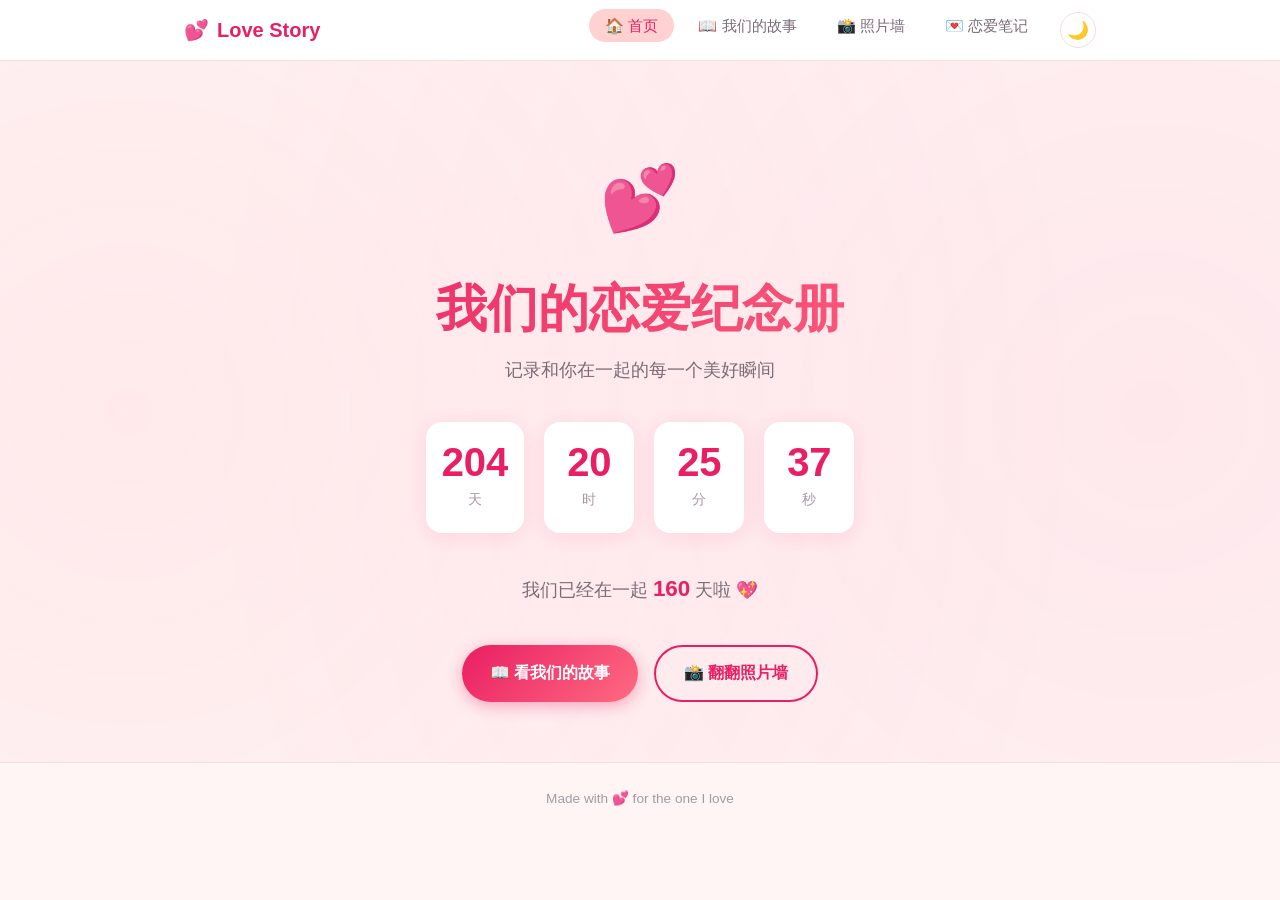
<file: index.html>
<!DOCTYPE html>
<html lang="zh-CN" data-theme="light">
<head>
  <meta charset="UTF-8">
  <meta name="viewport" content="width=device-width, initial-scale=1.0">
  <title>我们的恋爱纪念册</title>
  <meta name="description" content="记录我们在一起的每一天">
  <link rel="icon" href="data:image/svg+xml,<svg xmlns='http://www.w3.org/2000/svg' viewBox='0 0 100 100'><text y='.9em' font-size='90'>💕</text></svg>">
  <link rel="stylesheet" href="css/style.css">
</head>
<body>

  <!-- 爱心飘落 -->
  <div id="hearts-container" class="hearts-container"></div>

  <!-- 导航栏 -->
  <nav class="navbar">
    <div class="navbar-inner">
      <a href="index.html" class="nav-brand">
        <span class="heart">💕</span> Love Story
      </a>
      <button class="nav-toggle" aria-label="菜单">☰</button>
      <ul class="nav-links">
        <li><a href="index.html" class="active">🏠 首页</a></li>
        <li><a href="story.html">📖 我们的故事</a></li>
        <li><a href="gallery.html">📸 照片墙</a></li>
        <li><a href="notes.html">💌 恋爱笔记</a></li>
        <li>
          <button class="theme-btn" aria-label="切换主题">
            <span class="theme-icon">🌙</span>
          </button>
        </li>
      </ul>
    </div>
  </nav>

  <!-- Hero 区域 -->
  <section class="hero">
    <div class="hero-content container">
      <div class="hero-icon">💕</div>
      <h1>我们的恋爱纪念册</h1>
      <p class="hero-subtitle">记录和你在一起的每一个美好瞬间</p>

      <!-- 倒计时 -->
      <div id="countdown" class="countdown">
        <div class="countdown-item">
          <div class="countdown-number" id="count-days">00</div>
          <div class="countdown-label">天</div>
        </div>
        <div class="countdown-item">
          <div class="countdown-number" id="count-hours">00</div>
          <div class="countdown-label">时</div>
        </div>
        <div class="countdown-item">
          <div class="countdown-number" id="count-mins">00</div>
          <div class="countdown-label">分</div>
        </div>
        <div class="countdown-item">
          <div class="countdown-number" id="count-secs">00</div>
          <div class="countdown-label">秒</div>
        </div>
      </div>

      <p class="love-days">
        我们已经在一起 <strong id="days-count">0</strong> 天啦 💖
      </p>

      <div style="margin-top: 36px; display: flex; gap: 16px; justify-content: center; flex-wrap: wrap;">
        <a href="story.html" class="btn btn-primary">📖 看我们的故事</a>
        <a href="gallery.html" class="btn btn-outline">📸 翻翻照片墙</a>
      </div>
    </div>
  </section>

  <!-- 页脚 -->
  <footer class="footer">
    <p>Made with <span class="heart">💕</span> for the one I love</p>
  </footer>

  <script src="js/main.js"></script>
</body>
</html>
</file>
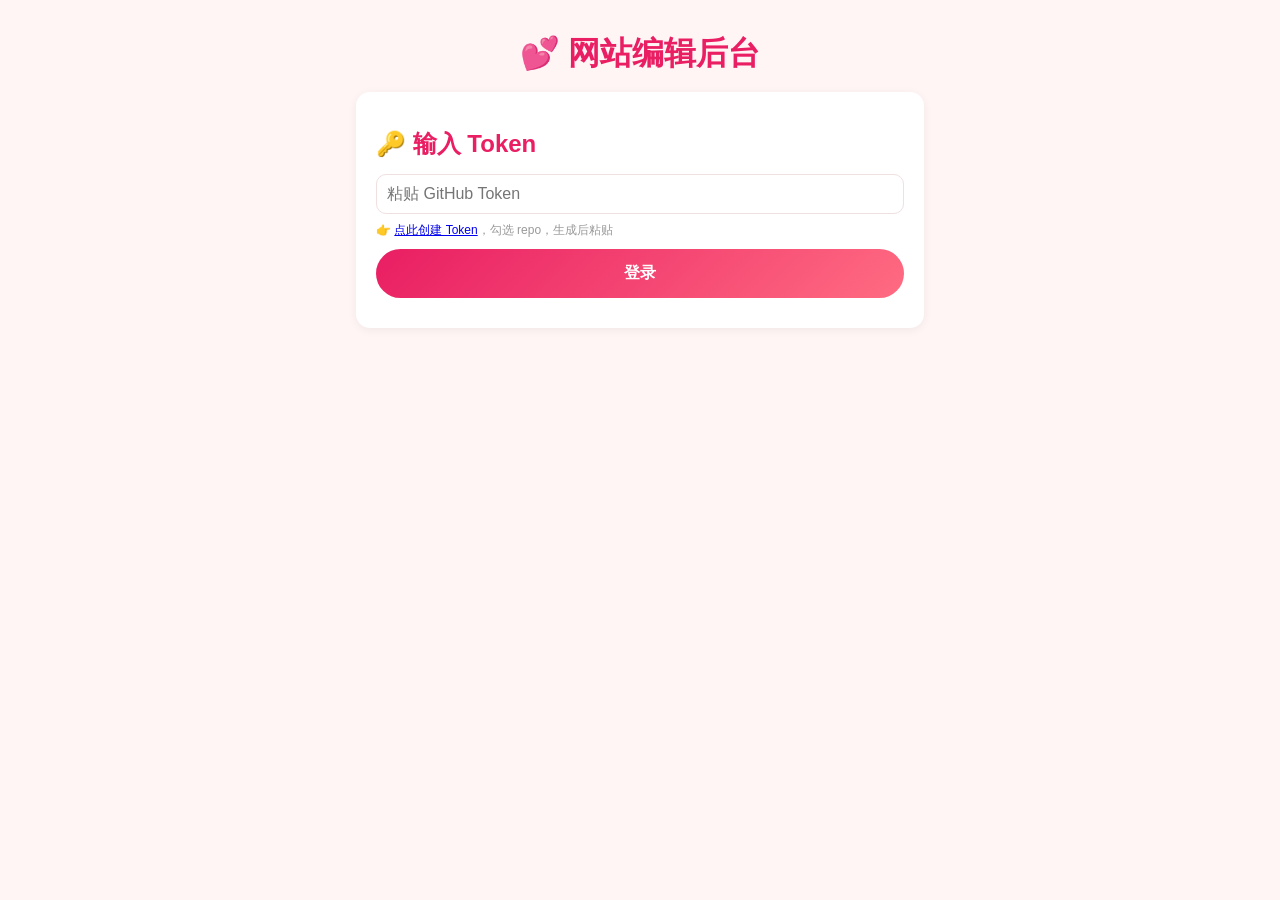
<file: admin.html>
<!DOCTYPE html>
<html lang="zh-CN">
<head>
<meta charset="UTF-8">
<meta name="viewport" content="width=device-width, initial-scale=1.0">
<title>编辑后台 - Love Story</title>
<style>
*{box-sizing:border-box;margin:0;padding:0}
body{font-family:-apple-system,"PingFang SC",sans-serif;background:#fff5f5;color:#4a3548;padding:16px;max-width:600px;margin:0 auto}
h1{text-align:center;color:#e91e63;margin:16px 0}
h2{color:#e91e63;margin:16px 0 8px}
input,textarea{width:100%;padding:10px;border:1px solid #f0e0e0;border-radius:10px;font-size:16px;margin:6px 0;font-family:inherit}
textarea{min-height:100px;resize:vertical}
button{width:100%;padding:14px;background:linear-gradient(135deg,#e91e63,#ff6b81);color:#fff;border:none;border-radius:25px;font-size:16px;font-weight:600;margin:10px 0;cursor:pointer}
button:active{opacity:.8}
.card{background:#fff;border-radius:14px;padding:20px;margin:12px 0;box-shadow:0 2px 10px rgba(0,0,0,.06)}
.msg{padding:12px;border-radius:10px;text-align:center;margin:8px 0;display:none}
.msg-ok{background:#e8f5e9;color:#2e7d32}
.msg-err{background:#ffebee;color:#c62828}
small{color:#999;font-size:12px}
</style>
</head>
<body>

<h1>💕 网站编辑后台</h1>

<div class="card" id="loginBox">
  <h2>🔑 输入 Token</h2>
  <input type="password" id="tokenInput" placeholder="粘贴 GitHub Token">
  <small>👉 <a href="https://github.com/settings/tokens/new?scopes=repo&description=love" target="_blank">点此创建 Token</a>，勾选 repo，生成后粘贴</small>
  <button onclick="doLogin()">登录</button>
</div>

<div id="editorBox" style="display:none">

  <h2>📖 添加故事时刻</h2>
  <div class="card">
    <input type="text" id="sDate" placeholder="日期，如 2026年6月28日">
    <input type="text" id="sTitle" placeholder="标题，如 我们在一起了">
    <textarea id="sBody" placeholder="写一段描述..."></textarea>
    <button onclick="addStory()">➕ 发布故事</button>
    <div id="sMsg" class="msg"></div>
  </div>

  <h2>💌 写恋爱笔记</h2>
  <div class="card">
    <input type="text" id="nDate" placeholder="日期，如 2026年7月1日">
    <input type="text" id="nTitle" placeholder="标题，如 第一次约会">
    <input type="text" id="nEmoji" placeholder="封面 emoji" value="💌" maxlength="2">
    <textarea id="nBody" placeholder="写下你想说的话..."></textarea>
    <button onclick="addNote()">➕ 发布笔记</button>
    <div id="nMsg" class="msg"></div>
  </div>

</div>

<script>
var TOKEN = localStorage.gh_token || '';
var REPO = 'zlsky-rooter/love-story';

if (TOKEN) { showEditor(); }

function doLogin() {
  var t = document.getElementById('tokenInput').value.trim();
  if (!t) return alert('请粘贴 Token');
  TOKEN = t;
  localStorage.gh_token = t;
  showEditor();
}

function showEditor() {
  document.getElementById('loginBox').style.display = 'none';
  document.getElementById('editorBox').style.display = 'block';
}

async function ghAPI(path, method, body) {
  var opts = { method: method || 'GET', headers: { Authorization: 'token ' + TOKEN } };
  if (body) { opts.headers['Content-Type'] = 'application/json'; opts.body = JSON.stringify(body); }
  var res = await fetch('https://api.github.com/repos/' + REPO + '/contents/' + path, opts);
  if (!res.ok) { var err = await res.json(); throw new Error(err.message || '请求失败'); }
  return res.json();
}

async function commitFile(path, content, msg) {
  var sha = null;
  try { var f = await ghAPI(path); sha = f.sha; } catch(e) {}
  var body = { message: msg, content: btoa(unescape(encodeURIComponent(content))), branch: 'main' };
  if (sha) body.sha = sha;
  return ghAPI(path, 'PUT', body);
}

function show(id, ok, text) {
  var el = document.getElementById(id);
  el.style.display = 'block';
  el.className = 'msg ' + (ok ? 'msg-ok' : 'msg-err');
  el.textContent = text;
  setTimeout(function() { el.style.display = 'none'; }, 3000);
}

async function addStory() {
  var date = document.getElementById('sDate').value.trim();
  var title = document.getElementById('sTitle').value.trim();
  var body = document.getElementById('sBody').value.trim();
  if (!date || !title || !body) return show('sMsg', false, '请填写完整');

  var item = '\n    <div class="timeline-item">\n      <div class="timeline-dot"></div>\n      <div class="timeline-content">\n        <div class="timeline-date">' + date + '</div>\n        <h3>' + title + '</h3>\n        <p>' + body + '</p>\n      </div>\n    </div>';

  try {
    var data = await ghAPI('story.html');
    var html = decodeURIComponent(atob(data.content).split('').map(function(c) { return '%' + ('00' + c.charCodeAt(0).toString(16)).slice(-2); }).join(''));
    html = html.replace('<!-- 🔧 在这里添加新的故事时刻 -->', item + '\n    <!-- 🔧 在这里添加新的故事时刻 -->');
    await commitFile('story.html', html, '📖 ' + title);
    show('sMsg', true, '✅ 故事已发布！30秒后网站更新');
    document.getElementById('sDate').value = '';
    document.getElementById('sTitle').value = '';
    document.getElementById('sBody').value = '';
  } catch(e) {
    show('sMsg', false, '❌ ' + e.message);
  }
}

async function addNote() {
  var date = document.getElementById('nDate').value.trim();
  var title = document.getElementById('nTitle').value.trim();
  var emoji = document.getElementById('nEmoji').value.trim() || '💌';
  var body = document.getElementById('nBody').value.trim();
  if (!date || !title || !body) return show('nMsg', false, '请填写完整');

  var slug = title.replace(/[^a-zA-Z0-9一-龥]/g, '-');
  var summary = body.split('\n')[0].substring(0, 80);

  var noteHTML = '<!DOCTYPE html>\n<html lang="zh-CN" data-theme="light">\n<head>\n  <meta charset="UTF-8">\n  <meta name="viewport" content="width=device-width, initial-scale=1.0">\n  <title>' + title + ' - Love Story</title>\n  <link rel="icon" href="data:image/svg+xml,<svg xmlns=\'http://www.w3.org/2000/svg\' viewBox=\'0 0 100 100\'><text y=\'.9em\' font-size=\'90\'>💕</text></svg>">\n  <link rel="stylesheet" href="../css/style.css">\n</head>\n<body>\n  <div id="hearts-container" class="hearts-container"></div>\n  <nav class="navbar">\n    <div class="navbar-inner">\n      <a href="../index.html" class="nav-brand"><span class="heart">💕</span> Love Story</a>\n      <button class="nav-toggle" aria-label="菜单">☰</button>\n      <ul class="nav-links">\n        <li><a href="../index.html">🏠 首页</a></li>\n        <li><a href="../story.html">📖 我们的故事</a></li>\n        <li><a href="../gallery.html">📸 照片墙</a></li>\n        <li><a href="../notes.html">💌 恋爱笔记</a></li>\n        <li><button class="theme-btn"><span class="theme-icon">🌙</span></button></li>\n      </ul>\n    </div>\n  </nav>\n  <article class="article">\n    <a href="../notes.html" class="article-back">← 返回笔记列表</a>\n    <header class="article-header">\n      <h1>' + title + '</h1>\n      <div class="article-date">' + date + '</div>\n    </header>\n    <div class="article-body">\n' + body.split('\n').map(function(l) { return l.trim() ? '<p>' + l + '</p>' : ''; }).join('\n') + '\n    </div>\n  </article>\n  <footer class="footer"><p>Made with <span class="heart">💕</span> for the one I love</p></footer>\n  <script src="../js/main.js"><\/script>\n</body>\n</html>';

  var card = '\n    <article class="note-card">\n      <div class="note-card-cover" style="background: linear-gradient(135deg, #ffd1d1, #f48fb1); display: flex; align-items: center; justify-content: center; font-size: 3rem;">' + emoji + '</div>\n      <div class="note-card-body">\n        <div class="note-card-date">' + date + '</div>\n        <h3>' + title + '</h3>\n        <p>' + summary + '...</p>\n        <a href="notes/' + slug + '.html" class="read-more">阅读全文 →</a>\n      </div>\n    </article>';

  try {
    await commitFile('notes/' + slug + '.html', noteHTML, '💌 ' + title);
    var data = await ghAPI('notes.html');
    var html = decodeURIComponent(atob(data.content).split('').map(function(c) { return '%' + ('00' + c.charCodeAt(0).toString(16)).slice(-2); }).join(''));
    html = html.replace('<!-- 🔧 在这里添加新的笔记卡片 -->', card + '\n    <!-- 🔧 在这里添加新的笔记卡片 -->');
    await commitFile('notes.html', html, '💌 更新笔记列表: ' + title);
    show('nMsg', true, '✅ 笔记已发布！30秒后网站更新');
    document.getElementById('nDate').value = '';
    document.getElementById('nTitle').value = '';
    document.getElementById('nBody').value = '';
  } catch(e) {
    show('nMsg', false, '❌ ' + e.message);
  }
}
</script>
</body>
</html>
</file>
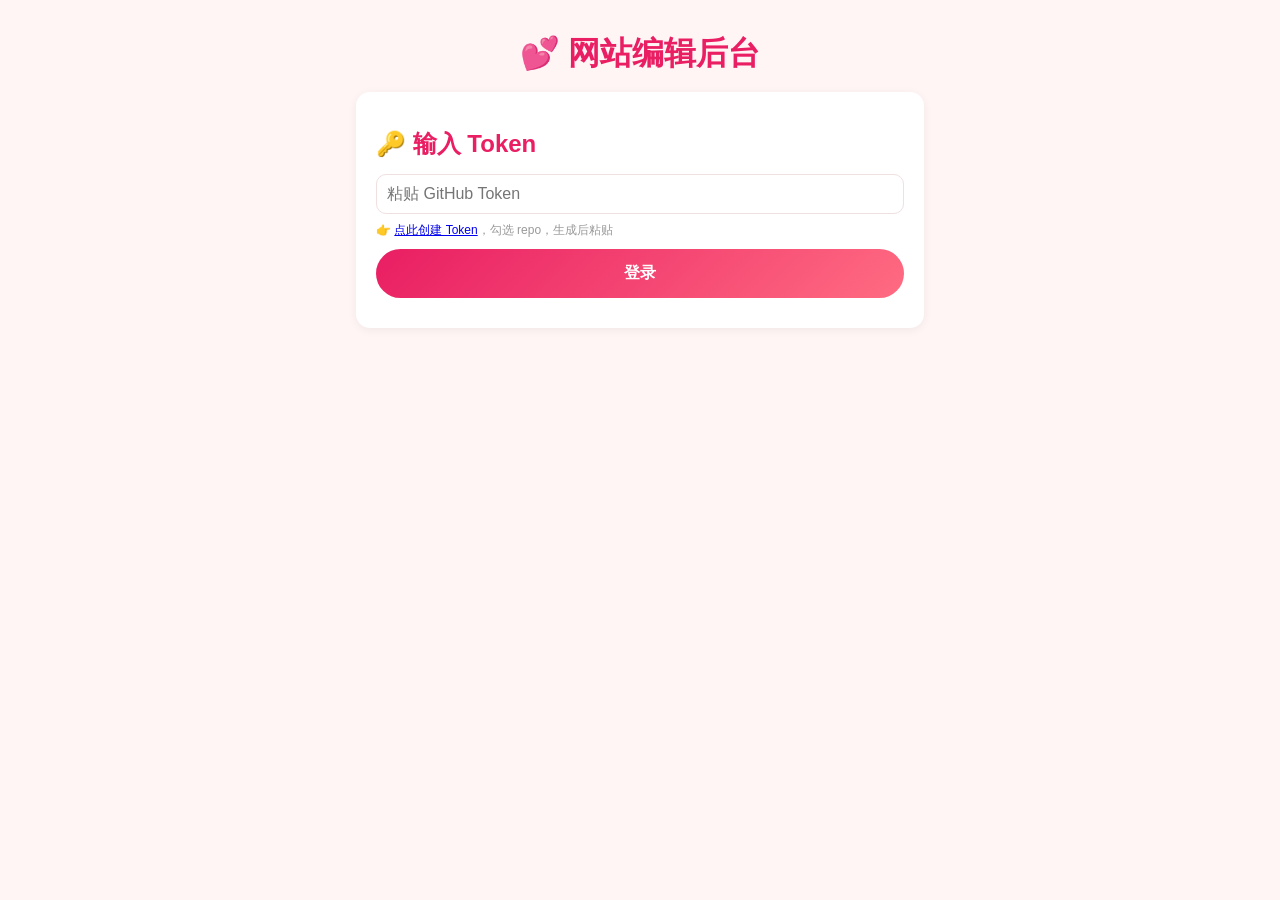
<file: edit.html>
<!DOCTYPE html>
<html lang="zh-CN">
<head>
<meta charset="UTF-8">
<meta name="viewport" content="width=device-width, initial-scale=1.0">
<title>编辑后台 - Love Story</title>
<style>
*{box-sizing:border-box;margin:0;padding:0}
body{font-family:-apple-system,"PingFang SC",sans-serif;background:#fff5f5;color:#4a3548;padding:16px;max-width:600px;margin:0 auto}
h1{text-align:center;color:#e91e63;margin:16px 0}
h2{color:#e91e63;margin:16px 0 8px}
input,textarea{width:100%;padding:10px;border:1px solid #f0e0e0;border-radius:10px;font-size:16px;margin:6px 0;font-family:inherit}
textarea{min-height:100px;resize:vertical}
button{width:100%;padding:14px;background:linear-gradient(135deg,#e91e63,#ff6b81);color:#fff;border:none;border-radius:25px;font-size:16px;font-weight:600;margin:10px 0;cursor:pointer}
button:active{opacity:.8}
.card{background:#fff;border-radius:14px;padding:20px;margin:12px 0;box-shadow:0 2px 10px rgba(0,0,0,.06)}
.msg{padding:12px;border-radius:10px;text-align:center;margin:8px 0;display:none}
.msg-ok{background:#e8f5e9;color:#2e7d32}
.msg-err{background:#ffebee;color:#c62828}
small{color:#999;font-size:12px}
</style>
</head>
<body>

<h1>💕 网站编辑后台</h1>

<div class="card" id="loginBox">
  <h2>🔑 输入 Token</h2>
  <input type="password" id="tokenInput" placeholder="粘贴 GitHub Token">
  <small>👉 <a href="https://github.com/settings/tokens/new?scopes=repo&description=love" target="_blank">点此创建 Token</a>，勾选 repo，生成后粘贴</small>
  <button onclick="doLogin()">登录</button>
</div>

<div id="editorBox" style="display:none">

  <h2>📖 添加故事时刻</h2>
  <div class="card">
    <input type="text" id="sDate" placeholder="日期，如 2026年6月28日">
    <input type="text" id="sTitle" placeholder="标题，如 我们在一起了">
    <textarea id="sBody" placeholder="写一段描述..."></textarea>
    <button onclick="addStory()">➕ 发布故事</button>
    <div id="sMsg" class="msg"></div>
  </div>

  <h2>📸 添加照片</h2>
  <div class="card">
    <input type="file" id="pFile" accept="image/*" onchange="previewPhoto()" style="padding:8px">
    <img id="pPreview" style="display:none;width:100%;max-height:200px;object-fit:cover;border-radius:10px;margin:8px 0">
    <select id="pCategory" style="width:100%;padding:10px;border:1px solid #f0e0e0;border-radius:10px;font-size:16px;margin:6px 0;font-family:inherit;background:#fff">
      <option value="date">💕 约会</option>
      <option value="travel">✈️ 旅行</option>
      <option value="daily">🌸 日常</option>
      <option value="special">🎉 特别日子</option>
    </select>
    <input type="text" id="pCaption" placeholder="照片描述，如 第一次约会">
    <button onclick="addPhoto()">➕ 上传照片</button>
    <div id="pMsg" class="msg"></div>
  </div>

  <h2>💌 写恋爱笔记</h2>
  <div class="card">
    <input type="text" id="nDate" placeholder="日期，如 2026年7月1日">
    <input type="text" id="nTitle" placeholder="标题，如 第一次约会">
    <input type="text" id="nEmoji" placeholder="封面 emoji" value="💌" maxlength="2">
    <textarea id="nBody" placeholder="写下你想说的话..."></textarea>
    <button onclick="addNote()">➕ 发布笔记</button>
    <div id="nMsg" class="msg"></div>
  </div>

</div>

<script>
var TOKEN = localStorage.gh_token || '';
var REPO = 'zlsky-rooter/love-story';

if (TOKEN) { showEditor(); }

function doLogin() {
  var t = document.getElementById('tokenInput').value.trim();
  if (!t) return alert('请粘贴 Token');
  TOKEN = t;
  localStorage.gh_token = t;
  showEditor();
}

function showEditor() {
  document.getElementById('loginBox').style.display = 'none';
  document.getElementById('editorBox').style.display = 'block';
}

async function ghAPI(path, method, body) {
  var opts = { method: method || 'GET', headers: { Authorization: 'token ' + TOKEN } };
  if (body) { opts.headers['Content-Type'] = 'application/json'; opts.body = JSON.stringify(body); }
  var res = await fetch('https://api.github.com/repos/' + REPO + '/contents/' + path, opts);
  if (!res.ok) { var err = await res.json(); throw new Error(err.message || '请求失败'); }
  return res.json();
}

async function commitFile(path, content, msg) {
  var sha = null;
  try { var f = await ghAPI(path); sha = f.sha; } catch(e) {}
  var body = { message: msg, content: btoa(unescape(encodeURIComponent(content))), branch: 'main' };
  if (sha) body.sha = sha;
  return ghAPI(path, 'PUT', body);
}

async function commitImage(path, base64data, msg) {
  var sha = null;
  try { var f = await ghAPI(path); sha = f.sha; } catch(e) {}
  // Remove data:image/...;base64, prefix
  var clean = base64data.replace(/^data:image\/\w+;base64,/, '');
  var body = { message: msg, content: clean, branch: 'main' };
  if (sha) body.sha = sha;
  return ghAPI(path, 'PUT', body);
}

function previewPhoto() {
  var file = document.getElementById('pFile').files[0];
  if (!file) return;
  var reader = new FileReader();
  reader.onload = function(e) {
    var img = document.getElementById('pPreview');
    img.src = e.target.result;
    img.style.display = 'block';
  };
  reader.readAsDataURL(file);
}

async function addPhoto() {
  var file = document.getElementById('pFile').files[0];
  var caption = document.getElementById('pCaption').value.trim();
  var category = document.getElementById('pCategory').value;
  if (!file) return show('pMsg', false, '请选择一张照片');
  if (!caption) return show('pMsg', false, '请填写照片描述');

  var fileName = 'photo_' + Date.now() + '_' + file.name.replace(/[^a-zA-Z0-9.]/g, '_');

  try {
    var reader = new FileReader();
    var base64 = await new Promise(function(resolve) {
      reader.onload = function(e) { resolve(e.target.result); };
      reader.readAsDataURL(file);
    });

    // Remove placeholder items if this is the first photo
    var gData = await ghAPI('gallery.html');
    var gHtml = decodeURIComponent(atob(gData.content).split('').map(function(c) { return '%' + ('00' + c.charCodeAt(0).toString(16)).slice(-2); }).join(''));

    // Replace placeholder items on first upload
    if (gHtml.indexOf('把你们的合照') !== -1) {
      gHtml = gHtml.replace(/<div class="gallery-item" data-category="\w+" style="background:[\s\S]*?<\/div>/g, '');
    }

    var galleryItem = '\n    <div class="gallery-item" data-category="' + category + '">\n      <img src="images/' + fileName + '" alt="' + caption + '" loading="lazy">\n      <div class="gallery-caption">📸 ' + caption + '</div>\n    </div>';

    gHtml = gHtml.replace('<!-- 模板：复制这个块来添加新照片 -->', '<!-- 模板：复制这个块来添加新照片 -->' + galleryItem + '\n');

    await commitImage('images/' + fileName, base64, '📸 ' + caption);
    await commitFile('gallery.html', gHtml, '📸 添加照片: ' + caption);
    show('pMsg', true, '✅ 照片已上传！30秒后网站更新');
    document.getElementById('pFile').value = '';
    document.getElementById('pCaption').value = '';
    document.getElementById('pPreview').style.display = 'none';
  } catch(e) {
    show('pMsg', false, '❌ ' + e.message);
  }
}

function show(id, ok, text) {
  var el = document.getElementById(id);
  el.style.display = 'block';
  el.className = 'msg ' + (ok ? 'msg-ok' : 'msg-err');
  el.textContent = text;
  setTimeout(function() { el.style.display = 'none'; }, 3000);
}

async function addStory() {
  var date = document.getElementById('sDate').value.trim();
  var title = document.getElementById('sTitle').value.trim();
  var body = document.getElementById('sBody').value.trim();
  if (!date || !title || !body) return show('sMsg', false, '请填写完整');

  var item = '\n    <div class="timeline-item">\n      <div class="timeline-dot"></div>\n      <div class="timeline-content">\n        <div class="timeline-date">' + date + '</div>\n        <h3>' + title + '</h3>\n        <p>' + body + '</p>\n      </div>\n    </div>';

  try {
    var data = await ghAPI('story.html');
    var html = decodeURIComponent(atob(data.content).split('').map(function(c) { return '%' + ('00' + c.charCodeAt(0).toString(16)).slice(-2); }).join(''));
    html = html.replace('<!-- 🔧 在这里添加新的故事时刻 -->', item + '\n    <!-- 🔧 在这里添加新的故事时刻 -->');
    await commitFile('story.html', html, '📖 ' + title);
    show('sMsg', true, '✅ 故事已发布！30秒后网站更新');
    document.getElementById('sDate').value = '';
    document.getElementById('sTitle').value = '';
    document.getElementById('sBody').value = '';
  } catch(e) {
    show('sMsg', false, '❌ ' + e.message);
  }
}

async function addNote() {
  var date = document.getElementById('nDate').value.trim();
  var title = document.getElementById('nTitle').value.trim();
  var emoji = document.getElementById('nEmoji').value.trim() || '💌';
  var body = document.getElementById('nBody').value.trim();
  if (!date || !title || !body) return show('nMsg', false, '请填写完整');

  var slug = title.replace(/[^a-zA-Z0-9一-龥]/g, '-');
  var summary = body.split('\n')[0].substring(0, 80);

  var noteHTML = '<!DOCTYPE html>\n<html lang="zh-CN" data-theme="light">\n<head>\n  <meta charset="UTF-8">\n  <meta name="viewport" content="width=device-width, initial-scale=1.0">\n  <title>' + title + ' - Love Story</title>\n  <link rel="icon" href="data:image/svg+xml,<svg xmlns=\'http://www.w3.org/2000/svg\' viewBox=\'0 0 100 100\'><text y=\'.9em\' font-size=\'90\'>💕</text></svg>">\n  <link rel="stylesheet" href="../css/style.css">\n</head>\n<body>\n  <div id="hearts-container" class="hearts-container"></div>\n  <nav class="navbar">\n    <div class="navbar-inner">\n      <a href="../index.html" class="nav-brand"><span class="heart">💕</span> Love Story</a>\n      <button class="nav-toggle" aria-label="菜单">☰</button>\n      <ul class="nav-links">\n        <li><a href="../index.html">🏠 首页</a></li>\n        <li><a href="../story.html">📖 我们的故事</a></li>\n        <li><a href="../gallery.html">📸 照片墙</a></li>\n        <li><a href="../notes.html">💌 恋爱笔记</a></li>\n        <li><button class="theme-btn"><span class="theme-icon">🌙</span></button></li>\n      </ul>\n    </div>\n  </nav>\n  <article class="article">\n    <a href="../notes.html" class="article-back">← 返回笔记列表</a>\n    <header class="article-header">\n      <h1>' + title + '</h1>\n      <div class="article-date">' + date + '</div>\n    </header>\n    <div class="article-body">\n' + body.split('\n').map(function(l) { return l.trim() ? '<p>' + l + '</p>' : ''; }).join('\n') + '\n    </div>\n  </article>\n  <footer class="footer"><p>Made with <span class="heart">💕</span> for the one I love</p></footer>\n  <script src="../js/main.js"><\/script>\n</body>\n</html>';

  var card = '\n    <article class="note-card">\n      <div class="note-card-cover" style="background: linear-gradient(135deg, #ffd1d1, #f48fb1); display: flex; align-items: center; justify-content: center; font-size: 3rem;">' + emoji + '</div>\n      <div class="note-card-body">\n        <div class="note-card-date">' + date + '</div>\n        <h3>' + title + '</h3>\n        <p>' + summary + '...</p>\n        <a href="notes/' + slug + '.html" class="read-more">阅读全文 →</a>\n      </div>\n    </article>';

  try {
    await commitFile('notes/' + slug + '.html', noteHTML, '💌 ' + title);
    var data = await ghAPI('notes.html');
    var html = decodeURIComponent(atob(data.content).split('').map(function(c) { return '%' + ('00' + c.charCodeAt(0).toString(16)).slice(-2); }).join(''));
    html = html.replace('<!-- 🔧 在这里添加新的笔记卡片 -->', card + '\n    <!-- 🔧 在这里添加新的笔记卡片 -->');
    await commitFile('notes.html', html, '💌 更新笔记列表: ' + title);
    show('nMsg', true, '✅ 笔记已发布！30秒后网站更新');
    document.getElementById('nDate').value = '';
    document.getElementById('nTitle').value = '';
    document.getElementById('nBody').value = '';
  } catch(e) {
    show('nMsg', false, '❌ ' + e.message);
  }
}
</script>
</body>
</html>
</file>
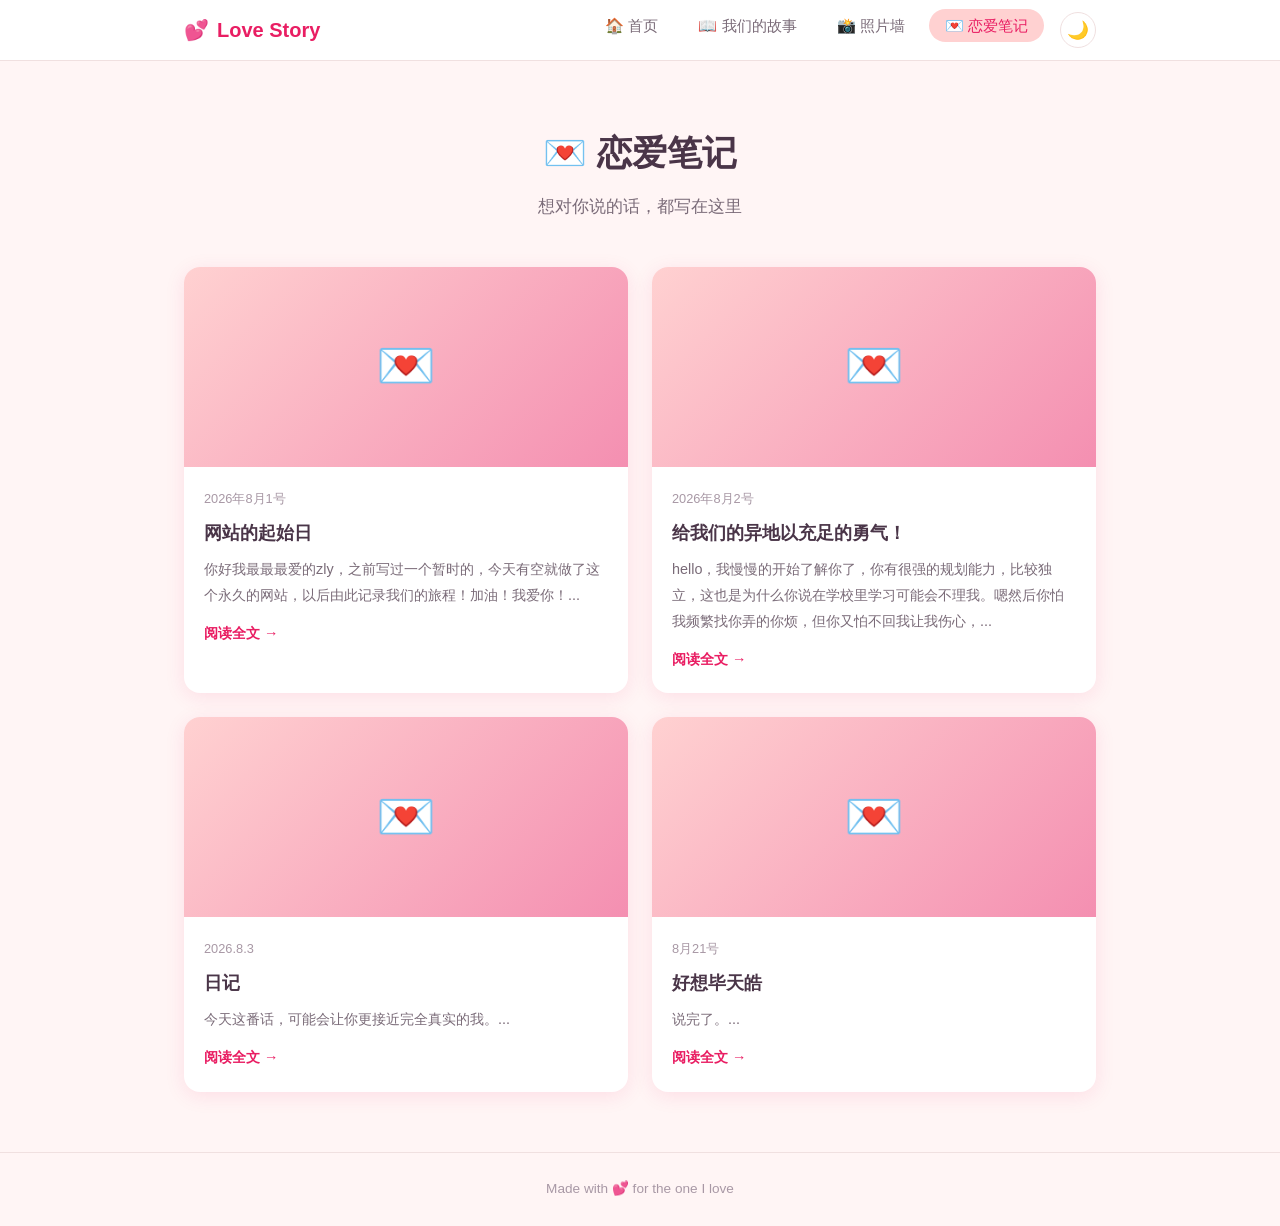
<file: notes.html>
<!DOCTYPE html>
<html lang="zh-CN" data-theme="light">
<head>
  <meta charset="UTF-8">
  <meta name="viewport" content="width=device-width, initial-scale=1.0">
  <title>恋爱笔记 - Love Story</title>
  <meta name="description" content="恋爱笔记 - 写给你的每一句话">
  <link rel="icon" href="data:image/svg+xml,<svg xmlns='http://www.w3.org/2000/svg' viewBox='0 0 100 100'><text y='.9em' font-size='90'>💕</text></svg>">
  <link rel="stylesheet" href="css/style.css">
</head>
<body>

  <div id="hearts-container" class="hearts-container"></div>

  <nav class="navbar">
    <div class="navbar-inner">
      <a href="index.html" class="nav-brand">
        <span class="heart">💕</span> Love Story
      </a>
      <button class="nav-toggle" aria-label="菜单">☰</button>
      <ul class="nav-links">
        <li><a href="index.html">🏠 首页</a></li>
        <li><a href="story.html">📖 我们的故事</a></li>
        <li><a href="gallery.html">📸 照片墙</a></li>
        <li><a href="notes.html" class="active">💌 恋爱笔记</a></li>
        <li>
          <button class="theme-btn" aria-label="切换主题">
            <span class="theme-icon">🌙</span>
          </button>
        </li>
      </ul>
    </div>
  </nav>

  <section class="page-header">
    <h1>💌 恋爱笔记</h1>
    <p>想对你说的话，都写在这里</p>
  </section>

  <!--
    🔧 使用说明：
    每篇笔记是一个 .note-card。
    复制模板块来添加新文章。
    点击 read-more 链接到 notes/ 文件夹下的详情页。
  -->
  <div class="notes-grid container">

    
    <article class="note-card">
      <div class="note-card-cover" style="background: linear-gradient(135deg, #ffd1d1, #f48fb1); display: flex; align-items: center; justify-content: center; font-size: 3rem;">💌</div>
      <div class="note-card-body">
        <div class="note-card-date">2026年8月1号</div>
        <h3>网站的起始日</h3>
        <p>你好我最最最爱的zly，之前写过一个暂时的，今天有空就做了这个永久的网站，以后由此记录我们的旅程！加油！我爱你！...</p>
        <a href="notes/网站的起始日.html" class="read-more">阅读全文 →</a>
      </div>
    </article>
    
    <article class="note-card">
      <div class="note-card-cover" style="background: linear-gradient(135deg, #ffd1d1, #f48fb1); display: flex; align-items: center; justify-content: center; font-size: 3rem;">💌</div>
      <div class="note-card-body">
        <div class="note-card-date">2026年8月2号</div>
        <h3>给我们的异地以充足的勇气！</h3>
        <p>hello，我慢慢的开始了解你了，你有很强的规划能力，比较独立，这也是为什么你说在学校里学习可能会不理我。嗯然后你怕我频繁找你弄的你烦，但你又怕不回我让我伤心，...</p>
        <a href="notes/给我们的异地以充足的勇气-.html" class="read-more">阅读全文 →</a>
      </div>
    </article>
    
    <article class="note-card">
      <div class="note-card-cover" style="background: linear-gradient(135deg, #ffd1d1, #f48fb1); display: flex; align-items: center; justify-content: center; font-size: 3rem;">💌</div>
      <div class="note-card-body">
        <div class="note-card-date">2026.8.3</div>
        <h3>日记</h3>
        <p>今天这番话，可能会让你更接近完全真实的我。...</p>
        <a href="notes/日记.html" class="read-more">阅读全文 →</a>
      </div>
    </article>
    
    <article class="note-card">
      <div class="note-card-cover" style="background: linear-gradient(135deg, #ffd1d1, #f48fb1); display: flex; align-items: center; justify-content: center; font-size: 3rem;">💌</div>
      <div class="note-card-body">
        <div class="note-card-date">8月21号</div>
        <h3>好想毕天皓</h3>
        <p>说完了。...</p>
        <a href="notes/好想毕天皓.html" class="read-more">阅读全文 →</a>
      </div>
    </article>
    <!-- 🔧 在这里添加新的笔记卡片 -->

  </div>

  <footer class="footer">
    <p>Made with <span class="heart">💕</span> for the one I love</p>
  </footer>

  <script src="js/main.js"></script>
</body>
</html>
</file>
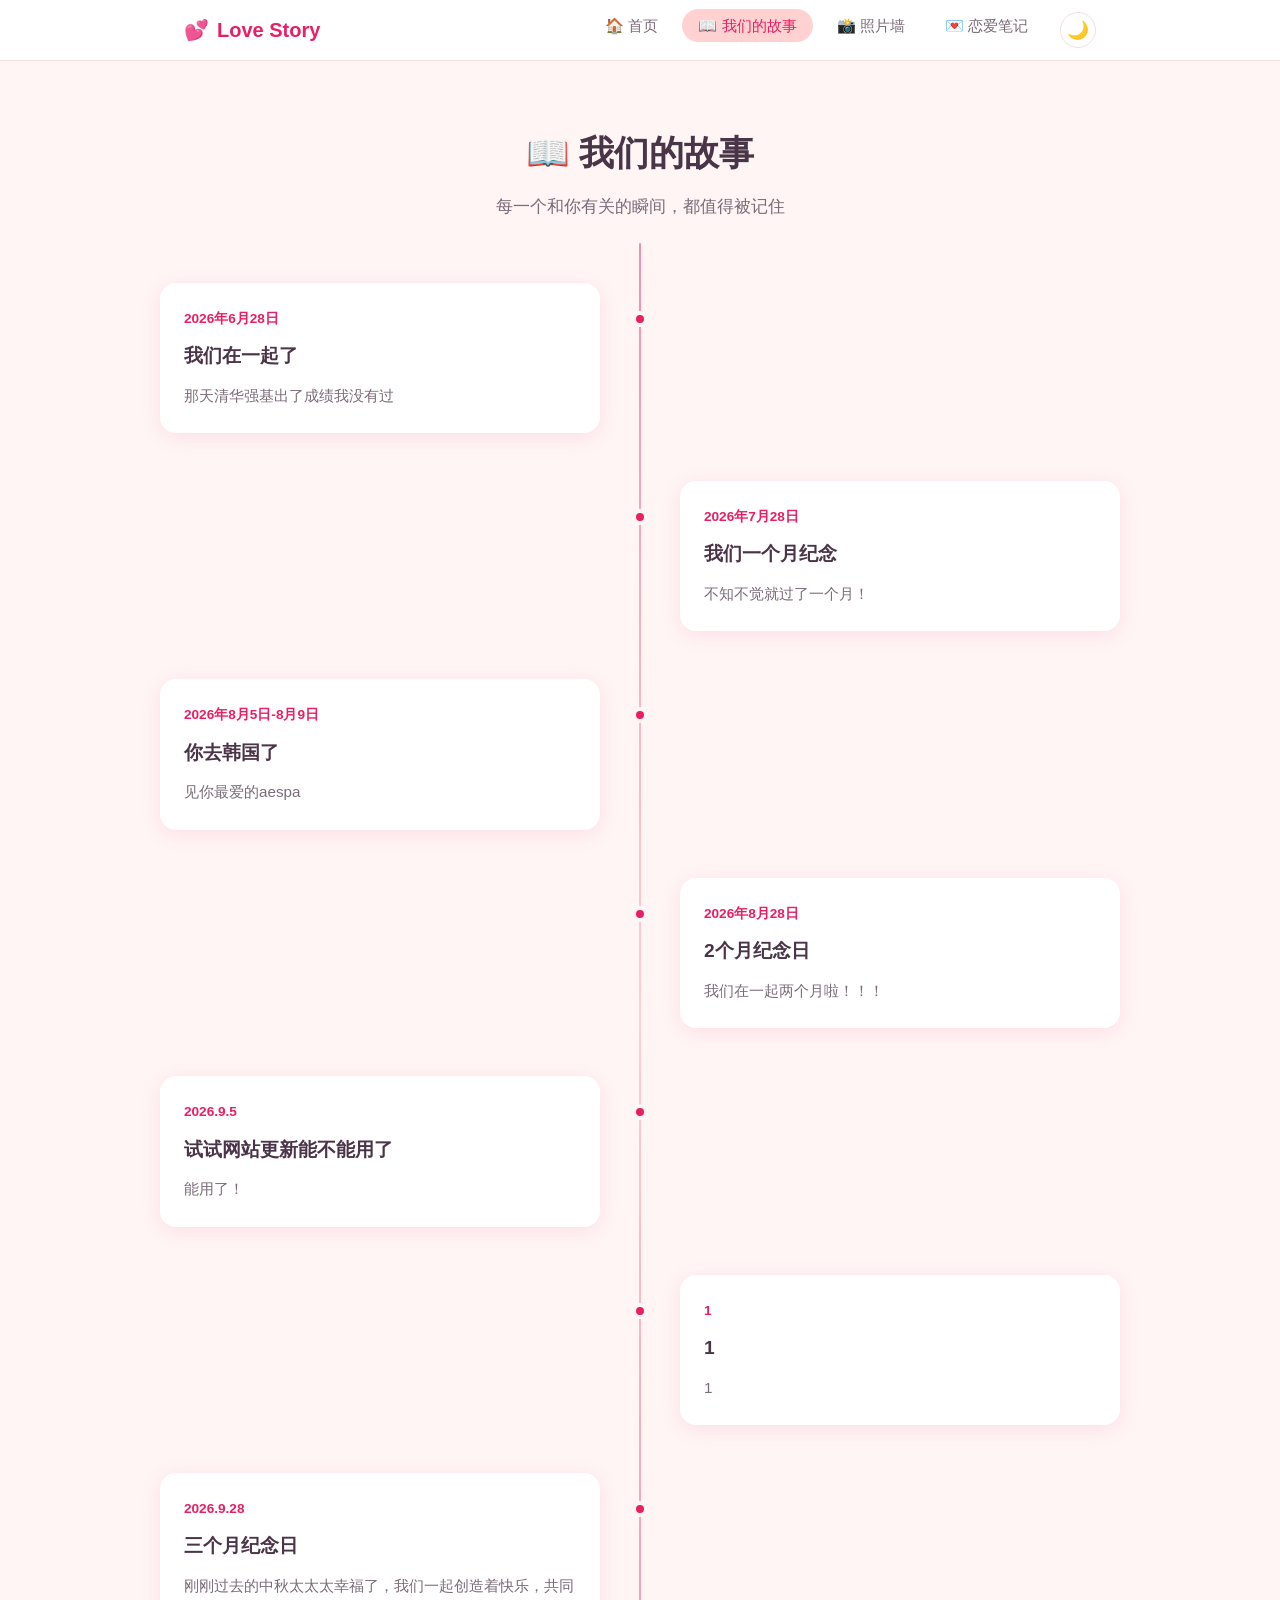
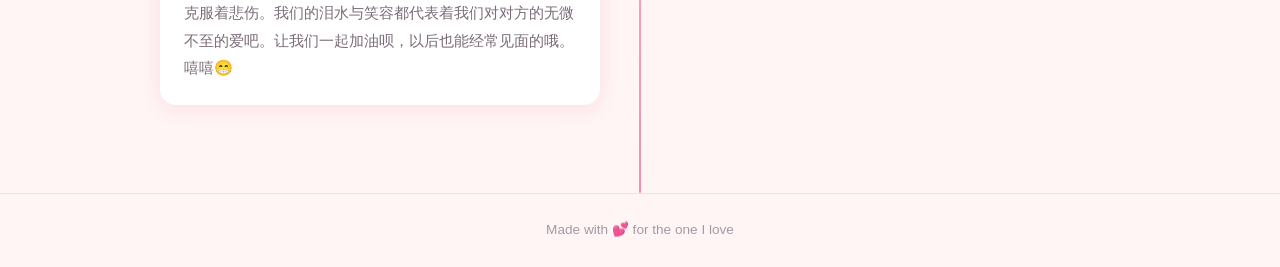
<file: story.html>
<!DOCTYPE html>
<html lang="zh-CN" data-theme="light">
<head>
  <meta charset="UTF-8">
  <meta name="viewport" content="width=device-width, initial-scale=1.0">
  <title>我们的故事 - Love Story</title>
  <meta name="description" content="我们的恋爱故事 - 每一个重要的日子">
  <link rel="icon" href="data:image/svg+xml,<svg xmlns='http://www.w3.org/2000/svg' viewBox='0 0 100 100'><text y='.9em' font-size='90'>💕</text></svg>">
  <link rel="stylesheet" href="css/style.css">
</head>
<body>

  <div id="hearts-container" class="hearts-container"></div>

  <nav class="navbar">
    <div class="navbar-inner">
      <a href="index.html" class="nav-brand">
        <span class="heart">💕</span> Love Story
      </a>
      <button class="nav-toggle" aria-label="菜单">☰</button>
      <ul class="nav-links">
        <li><a href="index.html">🏠 首页</a></li>
        <li><a href="story.html" class="active">📖 我们的故事</a></li>
        <li><a href="gallery.html">📸 照片墙</a></li>
        <li><a href="notes.html">💌 恋爱笔记</a></li>
        <li>
          <button class="theme-btn" aria-label="切换主题">
            <span class="theme-icon">🌙</span>
          </button>
        </li>
      </ul>
    </div>
  </nav>

  <section class="page-header">
    <h1>📖 我们的故事</h1>
    <p>每一个和你有关的瞬间，都值得被记住</p>
  </section>

  <!--
    🔧 使用说明：
    每个 .timeline-item 代表一个纪念时刻。
    你可以自由添加、修改或删除。
    日期格式随意，比如 "2024年2月14日" 或 "2024.02.14"
  -->
  <div class="timeline container">

    
    <div class="timeline-item">
      <div class="timeline-dot"></div>
      <div class="timeline-content">
        <div class="timeline-date">2026年6月28日</div>
        <h3>我们在一起了</h3>
        <p>那天清华强基出了成绩我没有过</p>
      </div>
    </div>
    
    <div class="timeline-item">
      <div class="timeline-dot"></div>
      <div class="timeline-content">
        <div class="timeline-date">2026年7月28日</div>
        <h3>我们一个月纪念</h3>
        <p>不知不觉就过了一个月！</p>
      </div>
    </div>
    
    <div class="timeline-item">
      <div class="timeline-dot"></div>
      <div class="timeline-content">
        <div class="timeline-date">2026年8月5日-8月9日</div>
        <h3>你去韩国了</h3>
        <p>见你最爱的aespa</p>
      </div>
    </div>
    
    <div class="timeline-item">
      <div class="timeline-dot"></div>
      <div class="timeline-content">
        <div class="timeline-date">2026年8月28日</div>
        <h3>2个月纪念日</h3>
        <p>我们在一起两个月啦！！！</p>
      </div>
    </div>
    
    <div class="timeline-item">
      <div class="timeline-dot"></div>
      <div class="timeline-content">
        <div class="timeline-date">2026.9.5</div>
        <h3>试试网站更新能不能用了</h3>
        <p>能用了！</p>
      </div>
    </div>
    
    <div class="timeline-item">
      <div class="timeline-dot"></div>
      <div class="timeline-content">
        <div class="timeline-date">1</div>
        <h3>1</h3>
        <p>1</p>
      </div>
    </div>
    
    <div class="timeline-item">
      <div class="timeline-dot"></div>
      <div class="timeline-content">
        <div class="timeline-date">2026.9.28</div>
        <h3>三个月纪念日</h3>
        <p>刚刚过去的中秋太太太幸福了，我们一起创造着快乐，共同克服着悲伤。我们的泪水与笑容都代表着我们对对方的无微不至的爱吧。让我们一起加油呗，以后也能经常见面的哦。嘻嘻😁</p>
      </div>
    </div>
    <!-- 🔧 在这里添加新的故事时刻 -->

  </div>

  <footer class="footer">
    <p>Made with <span class="heart">💕</span> for the one I love</p>
  </footer>

  <script src="js/main.js"></script>
</body>
</html>
</file>
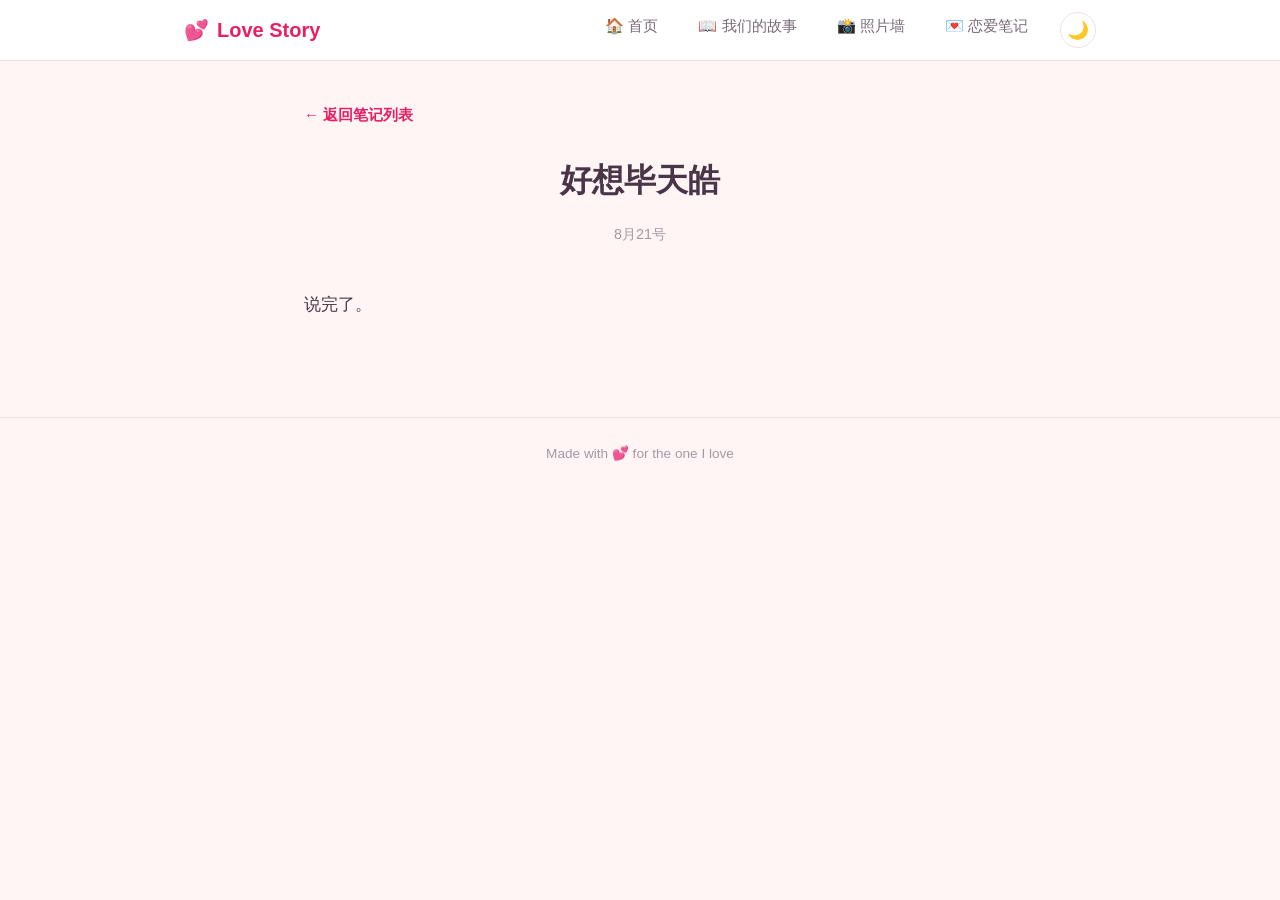
<file: notes/好想毕天皓.html>
<!DOCTYPE html>
<html lang="zh-CN" data-theme="light">
<head>
  <meta charset="UTF-8">
  <meta name="viewport" content="width=device-width, initial-scale=1.0">
  <title>好想毕天皓 - Love Story</title>
  <link rel="icon" href="data:image/svg+xml,<svg xmlns='http://www.w3.org/2000/svg' viewBox='0 0 100 100'><text y='.9em' font-size='90'>💕</text></svg>">
  <link rel="stylesheet" href="../css/style.css">
</head>
<body>
  <div id="hearts-container" class="hearts-container"></div>
  <nav class="navbar">
    <div class="navbar-inner">
      <a href="../index.html" class="nav-brand"><span class="heart">💕</span> Love Story</a>
      <button class="nav-toggle" aria-label="菜单">☰</button>
      <ul class="nav-links">
        <li><a href="../index.html">🏠 首页</a></li>
        <li><a href="../story.html">📖 我们的故事</a></li>
        <li><a href="../gallery.html">📸 照片墙</a></li>
        <li><a href="../notes.html">💌 恋爱笔记</a></li>
        <li><button class="theme-btn"><span class="theme-icon">🌙</span></button></li>
      </ul>
    </div>
  </nav>
  <article class="article">
    <a href="../notes.html" class="article-back">← 返回笔记列表</a>
    <header class="article-header">
      <h1>好想毕天皓</h1>
      <div class="article-date">8月21号</div>
    </header>
    <div class="article-body">
<p>说完了。</p>
    </div>
  </article>
  <footer class="footer"><p>Made with <span class="heart">💕</span> for the one I love</p></footer>
  <script src="../js/main.js"></script>
</body>
</html>
</file>
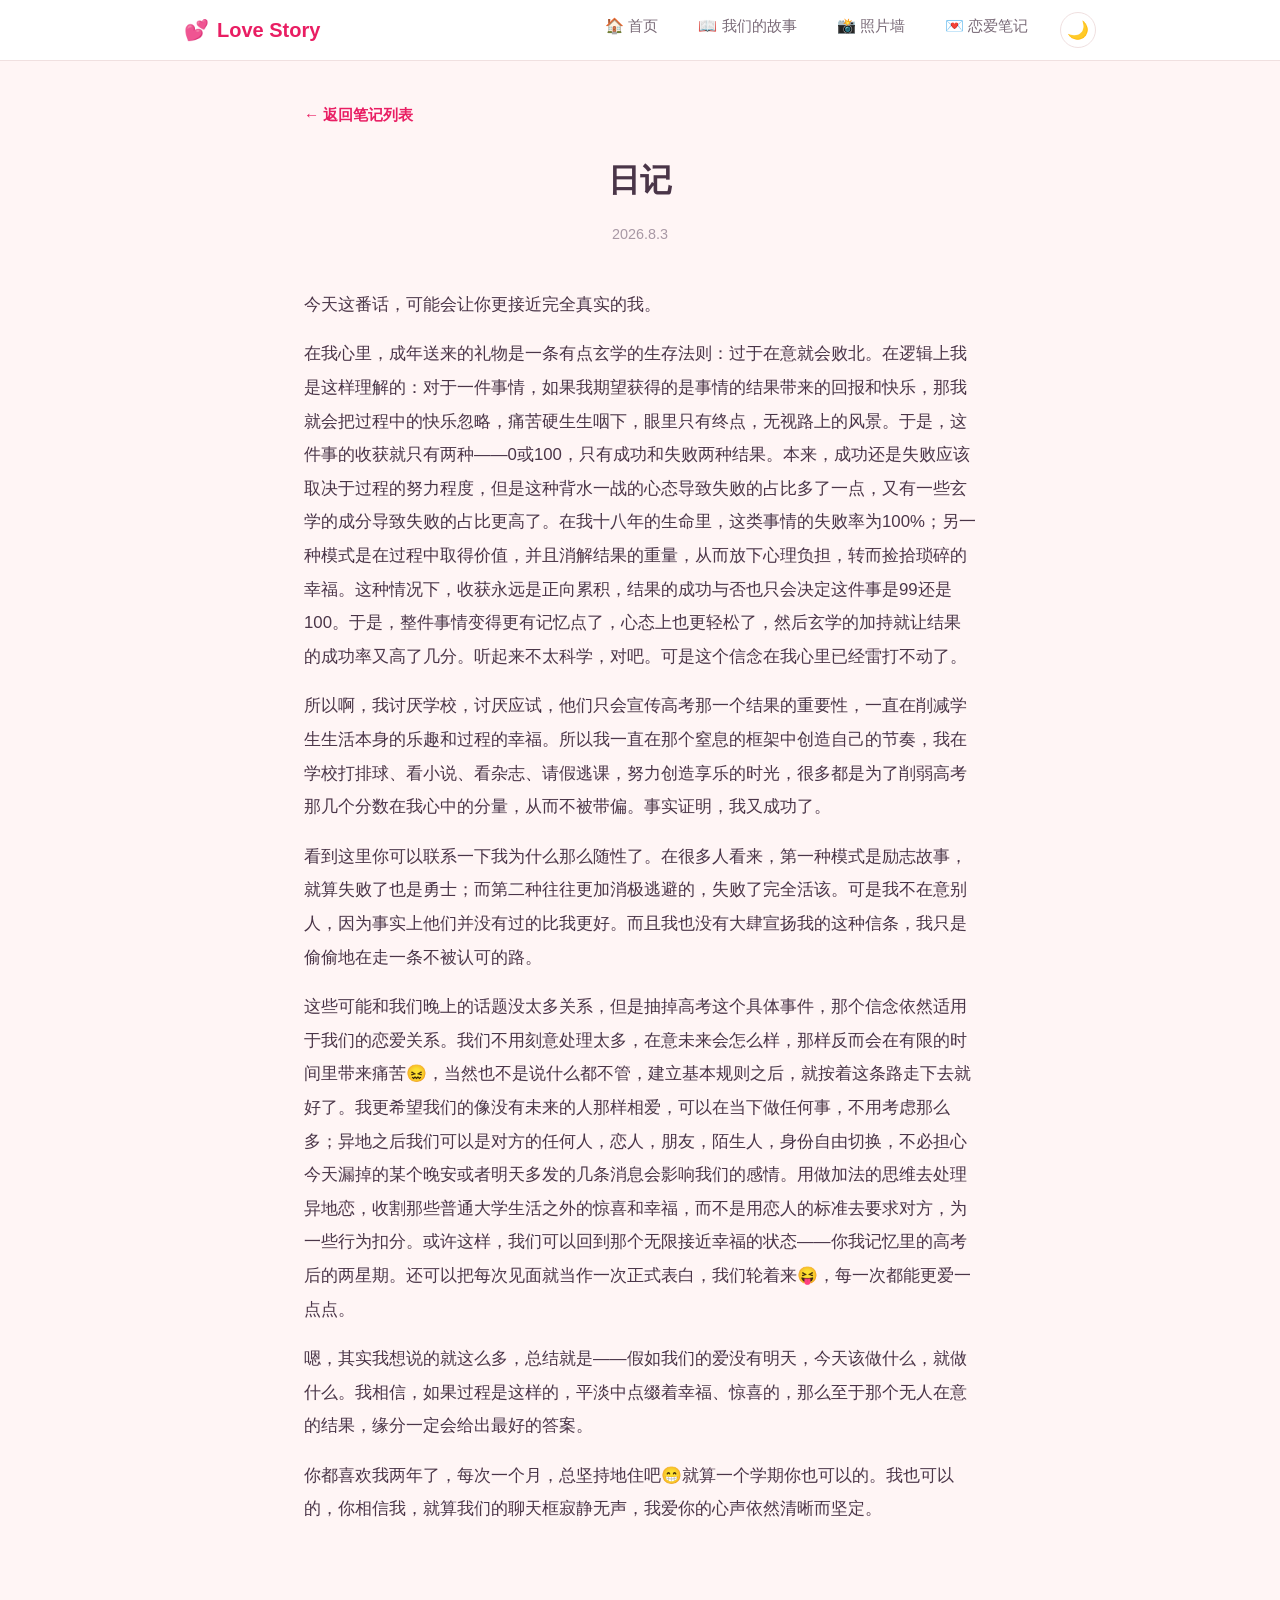
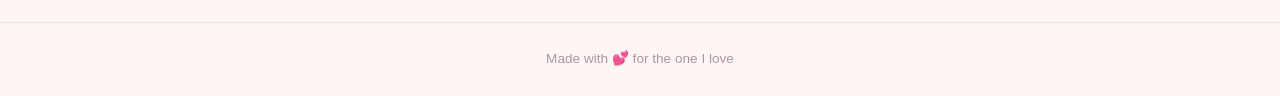
<file: notes/日记.html>
<!DOCTYPE html>
<html lang="zh-CN" data-theme="light">
<head>
  <meta charset="UTF-8">
  <meta name="viewport" content="width=device-width, initial-scale=1.0">
  <title>日记 - Love Story</title>
  <link rel="icon" href="data:image/svg+xml,<svg xmlns='http://www.w3.org/2000/svg' viewBox='0 0 100 100'><text y='.9em' font-size='90'>💕</text></svg>">
  <link rel="stylesheet" href="../css/style.css">
</head>
<body>
  <div id="hearts-container" class="hearts-container"></div>
  <nav class="navbar">
    <div class="navbar-inner">
      <a href="../index.html" class="nav-brand"><span class="heart">💕</span> Love Story</a>
      <button class="nav-toggle" aria-label="菜单">☰</button>
      <ul class="nav-links">
        <li><a href="../index.html">🏠 首页</a></li>
        <li><a href="../story.html">📖 我们的故事</a></li>
        <li><a href="../gallery.html">📸 照片墙</a></li>
        <li><a href="../notes.html">💌 恋爱笔记</a></li>
        <li><button class="theme-btn"><span class="theme-icon">🌙</span></button></li>
      </ul>
    </div>
  </nav>
  <article class="article">
    <a href="../notes.html" class="article-back">← 返回笔记列表</a>
    <header class="article-header">
      <h1>日记</h1>
      <div class="article-date">2026.8.3</div>
    </header>
    <div class="article-body">
<p>今天这番话，可能会让你更接近完全真实的我。</p>
<p>在我心里，成年送来的礼物是一条有点玄学的生存法则：过于在意就会败北。在逻辑上我是这样理解的：对于一件事情，如果我期望获得的是事情的结果带来的回报和快乐，那我就会把过程中的快乐忽略，痛苦硬生生咽下，眼里只有终点，无视路上的风景。于是，这件事的收获就只有两种——0或100，只有成功和失败两种结果。本来，成功还是失败应该取决于过程的努力程度，但是这种背水一战的心态导致失败的占比多了一点，又有一些玄学的成分导致失败的占比更高了。在我十八年的生命里，这类事情的失败率为100%；另一种模式是在过程中取得价值，并且消解结果的重量，从而放下心理负担，转而捡拾琐碎的幸福。这种情况下，收获永远是正向累积，结果的成功与否也只会决定这件事是99还是100。于是，整件事情变得更有记忆点了，心态上也更轻松了，然后玄学的加持就让结果的成功率又高了几分。听起来不太科学，对吧。可是这个信念在我心里已经雷打不动了。</p>
<p>所以啊，我讨厌学校，讨厌应试，他们只会宣传高考那一个结果的重要性，一直在削减学生生活本身的乐趣和过程的幸福。所以我一直在那个窒息的框架中创造自己的节奏，我在学校打排球、看小说、看杂志、请假逃课，努力创造享乐的时光，很多都是为了削弱高考那几个分数在我心中的分量，从而不被带偏。事实证明，我又成功了。</p>
<p>看到这里你可以联系一下我为什么那么随性了。在很多人看来，第一种模式是励志故事，就算失败了也是勇士；而第二种往往更加消极逃避的，失败了完全活该。可是我不在意别人，因为事实上他们并没有过的比我更好。而且我也没有大肆宣扬我的这种信条，我只是偷偷地在走一条不被认可的路。</p>
<p>这些可能和我们晚上的话题没太多关系，但是抽掉高考这个具体事件，那个信念依然适用于我们的恋爱关系。我们不用刻意处理太多，在意未来会怎么样，那样反而会在有限的时间里带来痛苦😖，当然也不是说什么都不管，建立基本规则之后，就按着这条路走下去就好了。我更希望我们的像没有未来的人那样相爱，可以在当下做任何事，不用考虑那么多；异地之后我们可以是对方的任何人，恋人，朋友，陌生人，身份自由切换，不必担心今天漏掉的某个晚安或者明天多发的几条消息会影响我们的感情。用做加法的思维去处理异地恋，收割那些普通大学生活之外的惊喜和幸福，而不是用恋人的标准去要求对方，为一些行为扣分。或许这样，我们可以回到那个无限接近幸福的状态——你我记忆里的高考后的两星期。还可以把每次见面就当作一次正式表白，我们轮着来😝，每一次都能更爱一点点。</p>
<p>嗯，其实我想说的就这么多，总结就是——假如我们的爱没有明天，今天该做什么，就做什么。我相信，如果过程是这样的，平淡中点缀着幸福、惊喜的，那么至于那个无人在意的结果，缘分一定会给出最好的答案。</p>
<p>你都喜欢我两年了，每次一个月，总坚持地住吧😁就算一个学期你也可以的。我也可以的，你相信我，就算我们的聊天框寂静无声，我爱你的心声依然清晰而坚定。</p>
    </div>
  </article>
  <footer class="footer"><p>Made with <span class="heart">💕</span> for the one I love</p></footer>
  <script src="../js/main.js"></script>
</body>
</html>
</file>
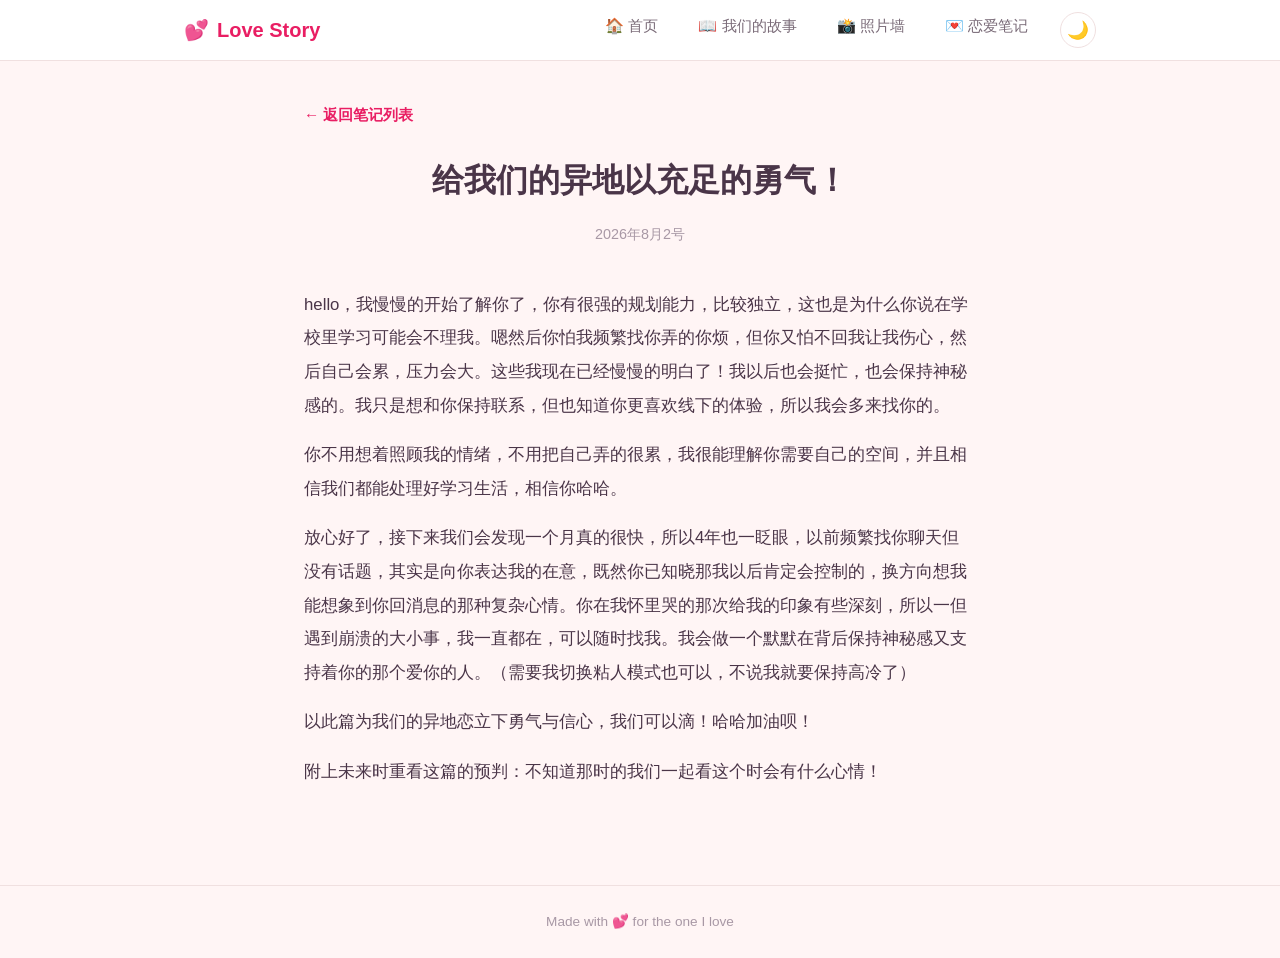
<file: notes/给我们的异地以充足的勇气-.html>
<!DOCTYPE html>
<html lang="zh-CN" data-theme="light">
<head>
  <meta charset="UTF-8">
  <meta name="viewport" content="width=device-width, initial-scale=1.0">
  <title>给我们的异地以充足的勇气！ - Love Story</title>
  <link rel="icon" href="data:image/svg+xml,<svg xmlns='http://www.w3.org/2000/svg' viewBox='0 0 100 100'><text y='.9em' font-size='90'>💕</text></svg>">
  <link rel="stylesheet" href="../css/style.css">
</head>
<body>
  <div id="hearts-container" class="hearts-container"></div>
  <nav class="navbar">
    <div class="navbar-inner">
      <a href="../index.html" class="nav-brand"><span class="heart">💕</span> Love Story</a>
      <button class="nav-toggle" aria-label="菜单">☰</button>
      <ul class="nav-links">
        <li><a href="../index.html">🏠 首页</a></li>
        <li><a href="../story.html">📖 我们的故事</a></li>
        <li><a href="../gallery.html">📸 照片墙</a></li>
        <li><a href="../notes.html">💌 恋爱笔记</a></li>
        <li><button class="theme-btn"><span class="theme-icon">🌙</span></button></li>
      </ul>
    </div>
  </nav>
  <article class="article">
    <a href="../notes.html" class="article-back">← 返回笔记列表</a>
    <header class="article-header">
      <h1>给我们的异地以充足的勇气！</h1>
      <div class="article-date">2026年8月2号</div>
    </header>
    <div class="article-body">
<p>hello，我慢慢的开始了解你了，你有很强的规划能力，比较独立，这也是为什么你说在学校里学习可能会不理我。嗯然后你怕我频繁找你弄的你烦，但你又怕不回我让我伤心，然后自己会累，压力会大。这些我现在已经慢慢的明白了！我以后也会挺忙，也会保持神秘感的。我只是想和你保持联系，但也知道你更喜欢线下的体验，所以我会多来找你的。</p>
<p>        你不用想着照顾我的情绪，不用把自己弄的很累，我很能理解你需要自己的空间，并且相信我们都能处理好学习生活，相信你哈哈。</p>
<p>        放心好了，接下来我们会发现一个月真的很快，所以4年也一眨眼，以前频繁找你聊天但没有话题，其实是向你表达我的在意，既然你已知晓那我以后肯定会控制的，换方向想我能想象到你回消息的那种复杂心情。你在我怀里哭的那次给我的印象有些深刻，所以一但遇到崩溃的大小事，我一直都在，可以随时找我。我会做一个默默在背后保持神秘感又支持着你的那个爱你的人。（需要我切换粘人模式也可以，不说我就要保持高冷了）</p>
<p>以此篇为我们的异地恋立下勇气与信心，我们可以滴！哈哈加油呗！</p>
<p>附上未来时重看这篇的预判：不知道那时的我们一起看这个时会有什么心情！</p>
    </div>
  </article>
  <footer class="footer"><p>Made with <span class="heart">💕</span> for the one I love</p></footer>
  <script src="../js/main.js"></script>
</body>
</html>
</file>
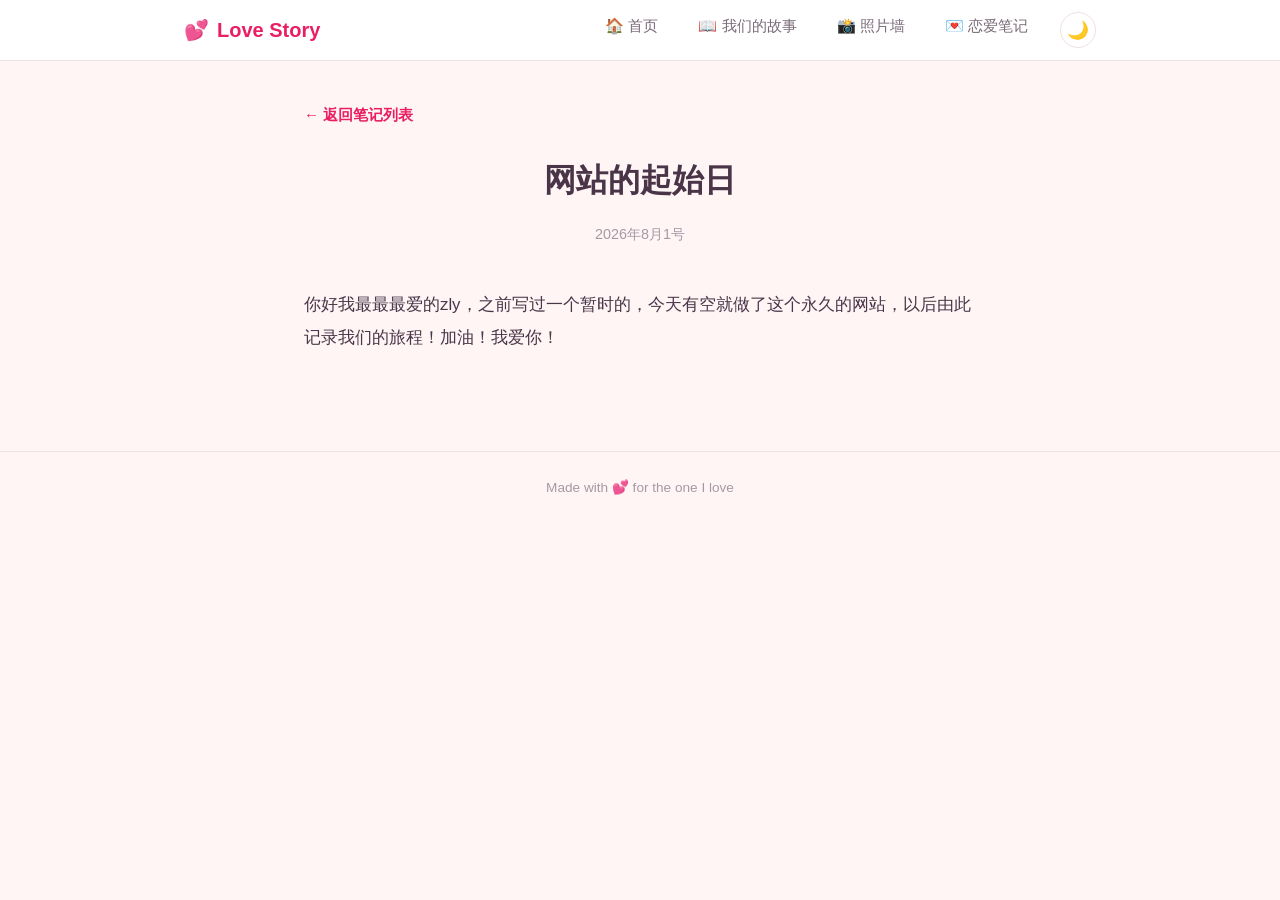
<file: notes/网站的起始日.html>
<!DOCTYPE html>
<html lang="zh-CN" data-theme="light">
<head>
  <meta charset="UTF-8">
  <meta name="viewport" content="width=device-width, initial-scale=1.0">
  <title>网站的起始日 - Love Story</title>
  <link rel="icon" href="data:image/svg+xml,<svg xmlns='http://www.w3.org/2000/svg' viewBox='0 0 100 100'><text y='.9em' font-size='90'>💕</text></svg>">
  <link rel="stylesheet" href="../css/style.css">
</head>
<body>
  <div id="hearts-container" class="hearts-container"></div>
  <nav class="navbar">
    <div class="navbar-inner">
      <a href="../index.html" class="nav-brand"><span class="heart">💕</span> Love Story</a>
      <button class="nav-toggle" aria-label="菜单">☰</button>
      <ul class="nav-links">
        <li><a href="../index.html">🏠 首页</a></li>
        <li><a href="../story.html">📖 我们的故事</a></li>
        <li><a href="../gallery.html">📸 照片墙</a></li>
        <li><a href="../notes.html">💌 恋爱笔记</a></li>
        <li><button class="theme-btn"><span class="theme-icon">🌙</span></button></li>
      </ul>
    </div>
  </nav>
  <article class="article">
    <a href="../notes.html" class="article-back">← 返回笔记列表</a>
    <header class="article-header">
      <h1>网站的起始日</h1>
      <div class="article-date">2026年8月1号</div>
    </header>
    <div class="article-body">
<p>你好我最最最爱的zly，之前写过一个暂时的，今天有空就做了这个永久的网站，以后由此记录我们的旅程！加油！我爱你！</p>
    </div>
  </article>
  <footer class="footer"><p>Made with <span class="heart">💕</span> for the one I love</p></footer>
  <script src="../js/main.js"></script>
</body>
</html>
</file>
<file: css/style.css>
/* ========================================
   恋爱纪念网站 - Love Story
   系统字体栈，无外部依赖，国内可访问
   ======================================== */

/* --- CSS 变量 --- */
:root {
  --rose: #e91e63;
  --rose-light: #f48fb1;
  --rose-dark: #c2185b;
  --coral: #ff6b81;
  --peach: #ffd1d1;
  --bg-warm: #fff5f5;
  --bg-cream: #fffaf7;
  --white: #ffffff;
  --text: #4a3548;
  --text-light: #7a6b78;
  --text-muted: #a898a5;
  --border: #f0e0e0;
  --shadow: 0 4px 20px rgba(233, 30, 99, 0.1);
  --shadow-hover: 0 8px 30px rgba(233, 30, 99, 0.18);
  --radius: 16px;
  --radius-sm: 10px;
  --max-width: 960px;
  --transition: 0.3s cubic-bezier(0.4, 0, 0.2, 1);

  /* 暗色模式 */
  --dark-bg: #1a1218;
  --dark-surface: #2d1b2e;
  --dark-text: #e8d5e0;
  --dark-text-light: #c4a8b8;
  --dark-border: #3d2a38;
}

[data-theme="dark"] {
  --bg-warm: var(--dark-bg);
  --bg-cream: var(--dark-surface);
  --white: var(--dark-surface);
  --text: var(--dark-text);
  --text-light: var(--dark-text-light);
  --text-muted: #8a7a85;
  --border: var(--dark-border);
  --shadow: 0 4px 20px rgba(0, 0, 0, 0.3);
  --shadow-hover: 0 8px 30px rgba(0, 0, 0, 0.4);
}

/* --- 基础重置 --- */
*, *::before, *::after {
  box-sizing: border-box;
  margin: 0;
  padding: 0;
}

html {
  scroll-behavior: smooth;
}

body {
  font-family:
    -apple-system, BlinkMacSystemFont,
    "Segoe UI", "PingFang SC", "Microsoft YaHei",
    "Hiragino Sans GB", "WenQuanYi Micro Hei",
    "Noto Sans SC", sans-serif;
  background-color: var(--bg-warm);
  color: var(--text);
  line-height: 1.8;
  min-height: 100vh;
  transition: background-color var(--transition), color var(--transition);
}

a {
  color: var(--rose);
  text-decoration: none;
  transition: color var(--transition);
}

a:hover {
  color: var(--rose-dark);
}

img {
  max-width: 100%;
  height: auto;
  display: block;
}

/* --- 导航栏 --- */
.navbar {
  background: var(--white);
  border-bottom: 1px solid var(--border);
  position: sticky;
  top: 0;
  z-index: 100;
  backdrop-filter: blur(12px);
  transition: background var(--transition), border-color var(--transition);
}

.navbar-inner {
  max-width: var(--max-width);
  margin: 0 auto;
  padding: 0 24px;
  display: flex;
  align-items: center;
  justify-content: space-between;
  height: 60px;
}

.nav-brand {
  font-size: 1.25rem;
  font-weight: 700;
  color: var(--rose);
  display: flex;
  align-items: center;
  gap: 8px;
}

.nav-brand .heart {
  display: inline-block;
  animation: heartbeat 1.5s ease-in-out infinite;
}

@keyframes heartbeat {
  0%, 100% { transform: scale(1); }
  15% { transform: scale(1.25); }
  30% { transform: scale(1); }
  45% { transform: scale(1.25); }
  60% { transform: scale(1); }
}

.nav-links {
  display: flex;
  list-style: none;
  gap: 8px;
}

.nav-links a {
  padding: 8px 16px;
  border-radius: 20px;
  color: var(--text-light);
  font-size: 0.95rem;
  font-weight: 500;
  transition: all var(--transition);
}

.nav-links a:hover,
.nav-links a.active {
  color: var(--rose);
  background: var(--peach);
}

.nav-toggle {
  display: none;
  background: none;
  border: none;
  color: var(--text);
  font-size: 1.5rem;
  cursor: pointer;
  padding: 4px;
}

/* 主题切换按钮 */
.theme-btn {
  background: none;
  border: 1px solid var(--border);
  border-radius: 50%;
  width: 36px;
  height: 36px;
  display: flex;
  align-items: center;
  justify-content: center;
  cursor: pointer;
  font-size: 1.1rem;
  transition: all var(--transition);
  margin-left: 8px;
  color: var(--text);
}

.theme-btn:hover {
  border-color: var(--rose);
  background: var(--peach);
}

/* --- 通用容器 --- */
.container {
  max-width: var(--max-width);
  margin: 0 auto;
  padding: 0 24px;
}

/* --- 按钮 --- */
.btn {
  display: inline-flex;
  align-items: center;
  gap: 8px;
  padding: 12px 28px;
  border-radius: 30px;
  font-size: 1rem;
  font-weight: 600;
  border: none;
  cursor: pointer;
  transition: all var(--transition);
  font-family: inherit;
}

.btn-primary {
  background: linear-gradient(135deg, var(--rose), var(--coral));
  color: #fff;
  box-shadow: 0 4px 15px rgba(233, 30, 99, 0.35);
}

.btn-primary:hover {
  transform: translateY(-2px);
  box-shadow: 0 6px 20px rgba(233, 30, 99, 0.45);
}

.btn-outline {
  background: transparent;
  border: 2px solid var(--rose);
  color: var(--rose);
}

.btn-outline:hover {
  background: var(--rose);
  color: #fff;
}

/* --- 首页 Hero --- */
.hero {
  text-align: center;
  padding: 80px 24px 60px;
  position: relative;
  overflow: hidden;
}

.hero::before {
  content: '';
  position: absolute;
  top: -50%;
  left: -50%;
  width: 200%;
  height: 200%;
  background: radial-gradient(
    circle at 30% 50%,
    rgba(255, 107, 129, 0.08) 0%,
    transparent 50%
  ),
  radial-gradient(
    circle at 70% 50%,
    rgba(233, 30, 99, 0.06) 0%,
    transparent 50%
  );
  animation: heroGlow 8s ease-in-out infinite alternate;
  pointer-events: none;
}

@keyframes heroGlow {
  0% { transform: translate(0, 0) rotate(0deg); }
  100% { transform: translate(2%, 1%) rotate(3deg); }
}

.hero-content {
  position: relative;
  z-index: 1;
}

.hero-icon {
  font-size: 4rem;
  margin-bottom: 20px;
  animation: float 3s ease-in-out infinite;
}

@keyframes float {
  0%, 100% { transform: translateY(0); }
  50% { transform: translateY(-15px); }
}

.hero h1 {
  font-size: clamp(2rem, 5vw, 3.2rem);
  font-weight: 800;
  background: linear-gradient(135deg, var(--rose), var(--coral));
  -webkit-background-clip: text;
  -webkit-text-fill-color: transparent;
  background-clip: text;
  margin-bottom: 12px;
  line-height: 1.3;
}

.hero-subtitle {
  font-size: 1.1rem;
  color: var(--text-light);
  margin-bottom: 32px;
}

/* 倒计时 */
.countdown {
  display: flex;
  justify-content: center;
  gap: 20px;
  margin: 36px 0;
  flex-wrap: wrap;
}

.countdown-item {
  background: var(--white);
  border-radius: var(--radius);
  padding: 20px 16px;
  min-width: 90px;
  box-shadow: var(--shadow);
  transition: all var(--transition);
}

.countdown-item:hover {
  transform: translateY(-4px);
  box-shadow: var(--shadow-hover);
}

.countdown-number {
  font-size: 2.5rem;
  font-weight: 800;
  color: var(--rose);
  line-height: 1;
}

.countdown-label {
  font-size: 0.85rem;
  color: var(--text-muted);
  margin-top: 6px;
}

.love-days {
  font-size: 1.1rem;
  color: var(--text-light);
  margin-top: 8px;
}

.love-days strong {
  color: var(--rose);
  font-size: 1.4rem;
}

/* --- 页面标题 --- */
.page-header {
  text-align: center;
  padding: 60px 24px 20px;
}

.page-header h1 {
  font-size: 2.2rem;
  font-weight: 800;
  color: var(--text);
  margin-bottom: 8px;
}

.page-header p {
  color: var(--text-light);
  font-size: 1.05rem;
}

/* --- 时间线 --- */
.timeline {
  position: relative;
  padding: 40px 0;
}

.timeline::before {
  content: '';
  position: absolute;
  left: 50%;
  transform: translateX(-50%);
  top: 0;
  bottom: 0;
  width: 2px;
  background: linear-gradient(to bottom, var(--rose-light), var(--peach), var(--rose-light));
  border-radius: 1px;
}

.timeline-item {
  display: flex;
  align-items: flex-start;
  margin-bottom: 48px;
  position: relative;
}

.timeline-item:nth-child(odd) {
  flex-direction: row;
}

.timeline-item:nth-child(even) {
  flex-direction: row-reverse;
}

.timeline-dot {
  position: absolute;
  left: 50%;
  transform: translateX(-50%);
  width: 16px;
  height: 16px;
  background: var(--rose);
  border-radius: 50%;
  border: 4px solid var(--bg-warm);
  z-index: 1;
  top: 28px;
}

.timeline-content {
  width: calc(50% - 40px);
  background: var(--white);
  border-radius: var(--radius);
  padding: 24px;
  box-shadow: var(--shadow);
  transition: all var(--transition);
}

.timeline-content:hover {
  box-shadow: var(--shadow-hover);
  transform: translateY(-2px);
}

.timeline-date {
  font-size: 0.85rem;
  color: var(--rose);
  font-weight: 700;
  margin-bottom: 8px;
}

.timeline-content h3 {
  font-size: 1.2rem;
  margin-bottom: 8px;
  color: var(--text);
}

.timeline-content p {
  color: var(--text-light);
  font-size: 0.95rem;
}

/* --- 照片墙 --- */
.gallery-filter {
  display: flex;
  justify-content: center;
  gap: 12px;
  margin: 24px 0 36px;
  flex-wrap: wrap;
}

.filter-btn {
  padding: 8px 20px;
  border-radius: 20px;
  border: 1px solid var(--border);
  background: var(--white);
  color: var(--text-light);
  font-size: 0.9rem;
  cursor: pointer;
  transition: all var(--transition);
  font-family: inherit;
}

.filter-btn:hover,
.filter-btn.active {
  background: var(--rose);
  color: #fff;
  border-color: var(--rose);
}

.gallery-grid {
  display: grid;
  grid-template-columns: repeat(auto-fill, minmax(280px, 1fr));
  gap: 20px;
  padding: 0 24px 60px;
}

.gallery-item {
  border-radius: var(--radius);
  overflow: hidden;
  cursor: pointer;
  position: relative;
  aspect-ratio: 4/3;
  box-shadow: var(--shadow);
  transition: all var(--transition);
  background: var(--border);
}

.gallery-item:hover {
  transform: scale(1.03);
  box-shadow: var(--shadow-hover);
}

.gallery-item img {
  width: 100%;
  height: 100%;
  object-fit: cover;
  transition: transform 0.5s;
}

.gallery-item:hover img {
  transform: scale(1.1);
}

.gallery-caption {
  position: absolute;
  bottom: 0;
  left: 0;
  right: 0;
  padding: 16px;
  background: linear-gradient(transparent, rgba(0,0,0,0.6));
  color: #fff;
  font-size: 0.9rem;
  opacity: 0;
  transition: opacity var(--transition);
}

.gallery-item:hover .gallery-caption {
  opacity: 1;
}

/* Lightbox */
.lightbox {
  display: none;
  position: fixed;
  top: 0;
  left: 0;
  right: 0;
  bottom: 0;
  background: rgba(0, 0, 0, 0.9);
  z-index: 1000;
  align-items: center;
  justify-content: center;
  cursor: pointer;
}

.lightbox.active {
  display: flex;
}

.lightbox img {
  max-width: 90vw;
  max-height: 90vh;
  border-radius: 4px;
}

.lightbox-close {
  position: absolute;
  top: 20px;
  right: 24px;
  color: #fff;
  font-size: 2rem;
  cursor: pointer;
  z-index: 1001;
  background: none;
  border: none;
}

/* --- 文章卡片 --- */
.notes-grid {
  display: grid;
  grid-template-columns: repeat(auto-fill, minmax(300px, 1fr));
  gap: 24px;
  padding: 24px 24px 60px;
}

.note-card {
  background: var(--white);
  border-radius: var(--radius);
  overflow: hidden;
  box-shadow: var(--shadow);
  transition: all var(--transition);
}

.note-card:hover {
  transform: translateY(-4px);
  box-shadow: var(--shadow-hover);
}

.note-card-cover {
  width: 100%;
  height: 200px;
  object-fit: cover;
  background: linear-gradient(135deg, var(--peach), var(--rose-light));
}

.note-card-body {
  padding: 20px;
}

.note-card-date {
  font-size: 0.8rem;
  color: var(--text-muted);
  margin-bottom: 6px;
}

.note-card h3 {
  font-size: 1.15rem;
  margin-bottom: 8px;
  color: var(--text);
}

.note-card p {
  color: var(--text-light);
  font-size: 0.9rem;
  display: -webkit-box;
  -webkit-line-clamp: 3;
  -webkit-box-orient: vertical;
  overflow: hidden;
}

.note-card .read-more {
  display: inline-block;
  margin-top: 12px;
  color: var(--rose);
  font-weight: 600;
  font-size: 0.9rem;
}

/* --- 文章详情页 --- */
.article {
  max-width: 720px;
  margin: 0 auto;
  padding: 40px 24px 80px;
}

.article-header {
  text-align: center;
  margin-bottom: 40px;
}

.article-header h1 {
  font-size: 2rem;
  font-weight: 800;
  margin-bottom: 12px;
  color: var(--text);
}

.article-date {
  color: var(--text-muted);
  font-size: 0.9rem;
}

.article-body {
  font-size: 1.05rem;
  line-height: 2;
  color: var(--text);
}

.article-body h2 {
  font-size: 1.5rem;
  margin: 36px 0 16px;
  color: var(--rose);
}

.article-body h3 {
  font-size: 1.2rem;
  margin: 28px 0 12px;
}

.article-body p {
  margin-bottom: 16px;
}

.article-body img {
  border-radius: var(--radius);
  margin: 24px auto;
  box-shadow: var(--shadow);
}

.article-body ul, .article-body ol {
  margin: 12px 0 16px 24px;
}

.article-body li {
  margin-bottom: 8px;
}

.article-body blockquote {
  border-left: 4px solid var(--rose-light);
  padding: 12px 20px;
  margin: 20px 0;
  background: var(--bg-cream);
  border-radius: 0 var(--radius-sm) var(--radius-sm) 0;
  color: var(--text-light);
  font-style: italic;
}

.article-back {
  display: inline-flex;
  align-items: center;
  gap: 6px;
  color: var(--rose);
  font-weight: 600;
  margin-bottom: 24px;
  font-size: 0.95rem;
}

/* --- 页脚 --- */
.footer {
  text-align: center;
  padding: 24px;
  color: var(--text-muted);
  font-size: 0.85rem;
  border-top: 1px solid var(--border);
}

.footer .heart {
  color: var(--rose);
  animation: heartbeat 1.5s ease-in-out infinite;
  display: inline-block;
}

/* --- 空状态 --- */
.empty-state {
  text-align: center;
  padding: 60px 24px;
  color: var(--text-muted);
}

.empty-state .icon {
  font-size: 4rem;
  margin-bottom: 16px;
  opacity: 0.5;
}

.empty-state h3 {
  font-size: 1.3rem;
  margin-bottom: 8px;
  color: var(--text-light);
}

.empty-state p {
  font-size: 0.95rem;
}

/* --- 粒子特效（爱心飘落） --- */
.hearts-container {
  position: fixed;
  top: 0;
  left: 0;
  width: 100%;
  height: 100%;
  pointer-events: none;
  z-index: 0;
}

.heart-particle {
  position: absolute;
  font-size: 1.2rem;
  animation: heartFall linear forwards;
  opacity: 0.6;
}

@keyframes heartFall {
  0% {
    transform: translateY(-10vh) rotate(0deg) scale(1);
    opacity: 0.8;
  }
  100% {
    transform: translateY(110vh) rotate(360deg) scale(0.3);
    opacity: 0;
  }
}

/* --- 响应式 --- */
@media (max-width: 768px) {
  .nav-links {
    display: none;
    position: absolute;
    top: 60px;
    left: 0;
    right: 0;
    background: var(--white);
    flex-direction: column;
    padding: 16px;
    border-bottom: 1px solid var(--border);
    box-shadow: var(--shadow);
  }

  .nav-links.open {
    display: flex;
  }

  .nav-toggle {
    display: block;
  }

  /* 移动端时间线改为左侧对齐 */
  .timeline::before {
    left: 20px;
  }

  .timeline-item,
  .timeline-item:nth-child(even) {
    flex-direction: row;
  }

  .timeline-dot {
    left: 20px;
  }

  .timeline-content {
    width: calc(100% - 50px);
    margin-left: 50px;
  }

  .countdown {
    gap: 10px;
  }

  .countdown-item {
    min-width: 70px;
    padding: 14px 10px;
  }

  .countdown-number {
    font-size: 1.8rem;
  }

  .gallery-grid {
    grid-template-columns: repeat(auto-fill, minmax(160px, 1fr));
    gap: 12px;
  }

  .notes-grid {
    grid-template-columns: 1fr;
    padding: 16px;
  }

  .hero {
    padding: 48px 16px 40px;
  }
}
</file>
